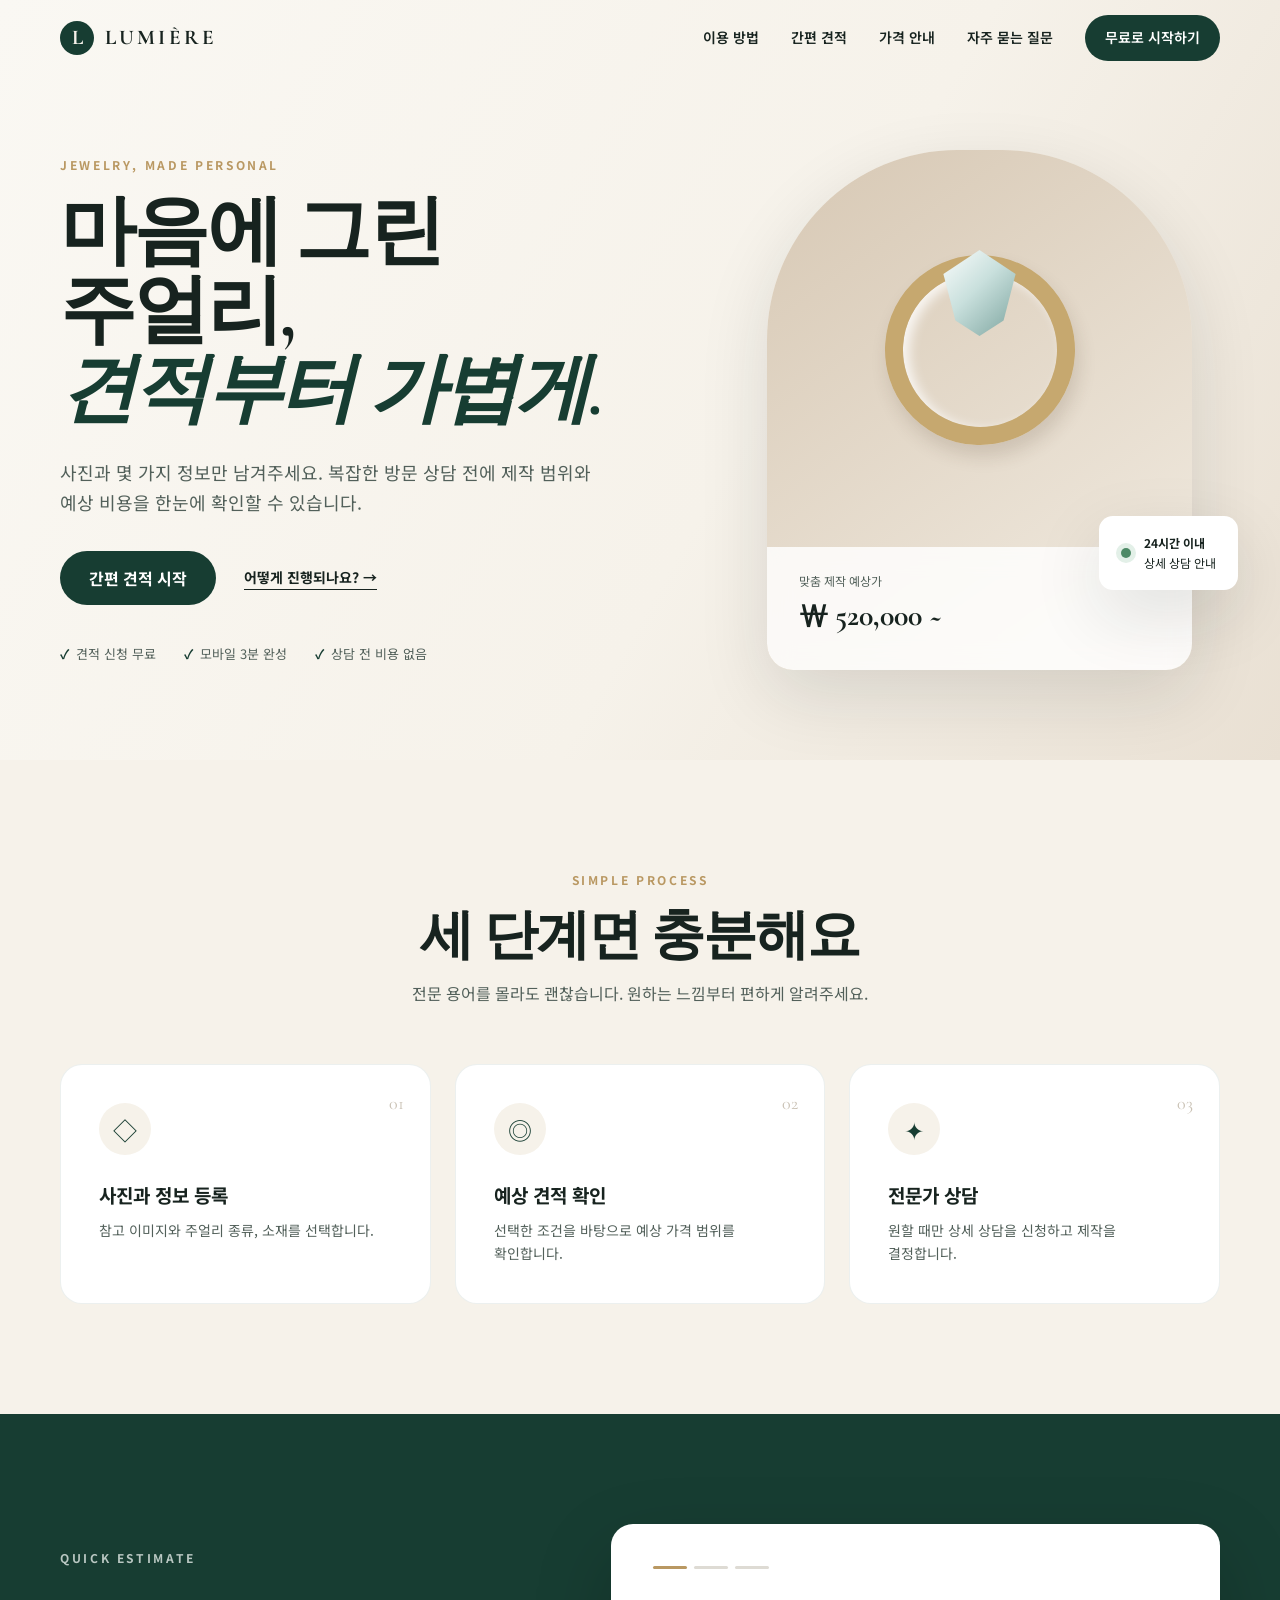
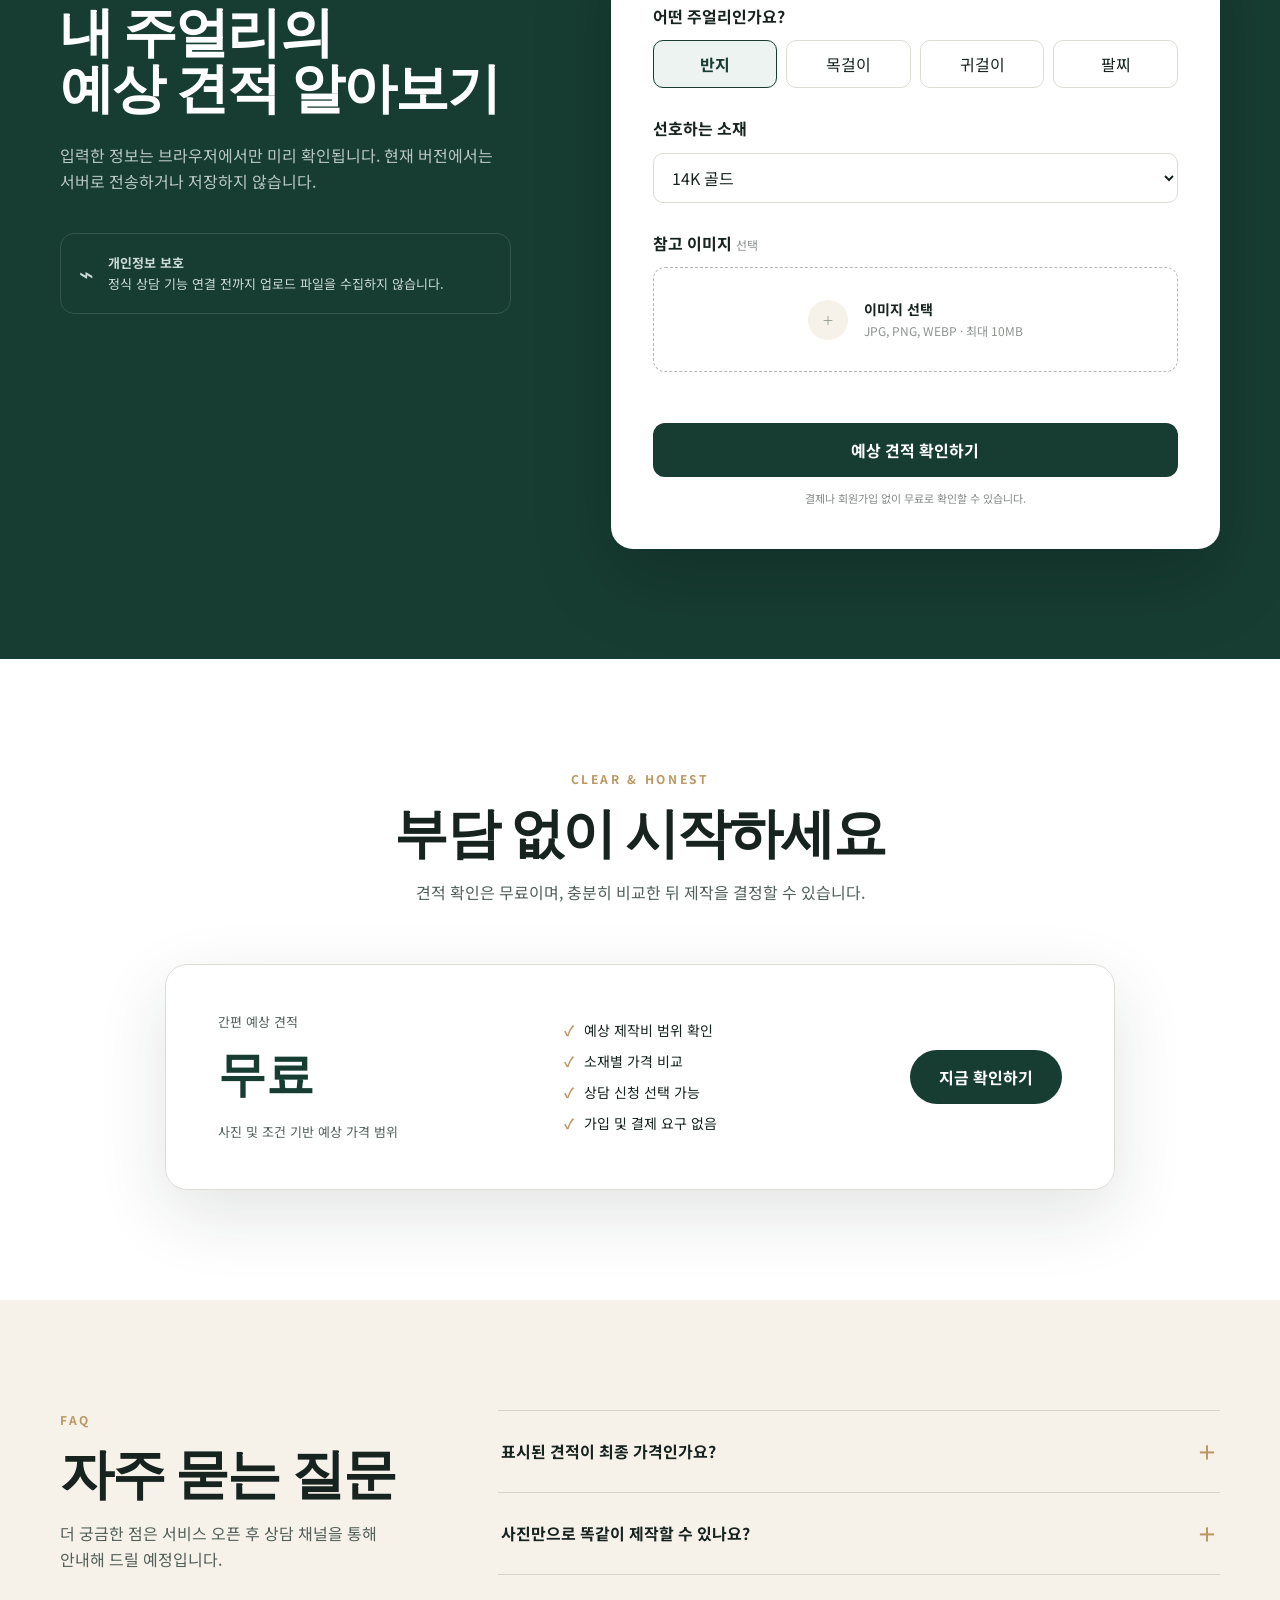
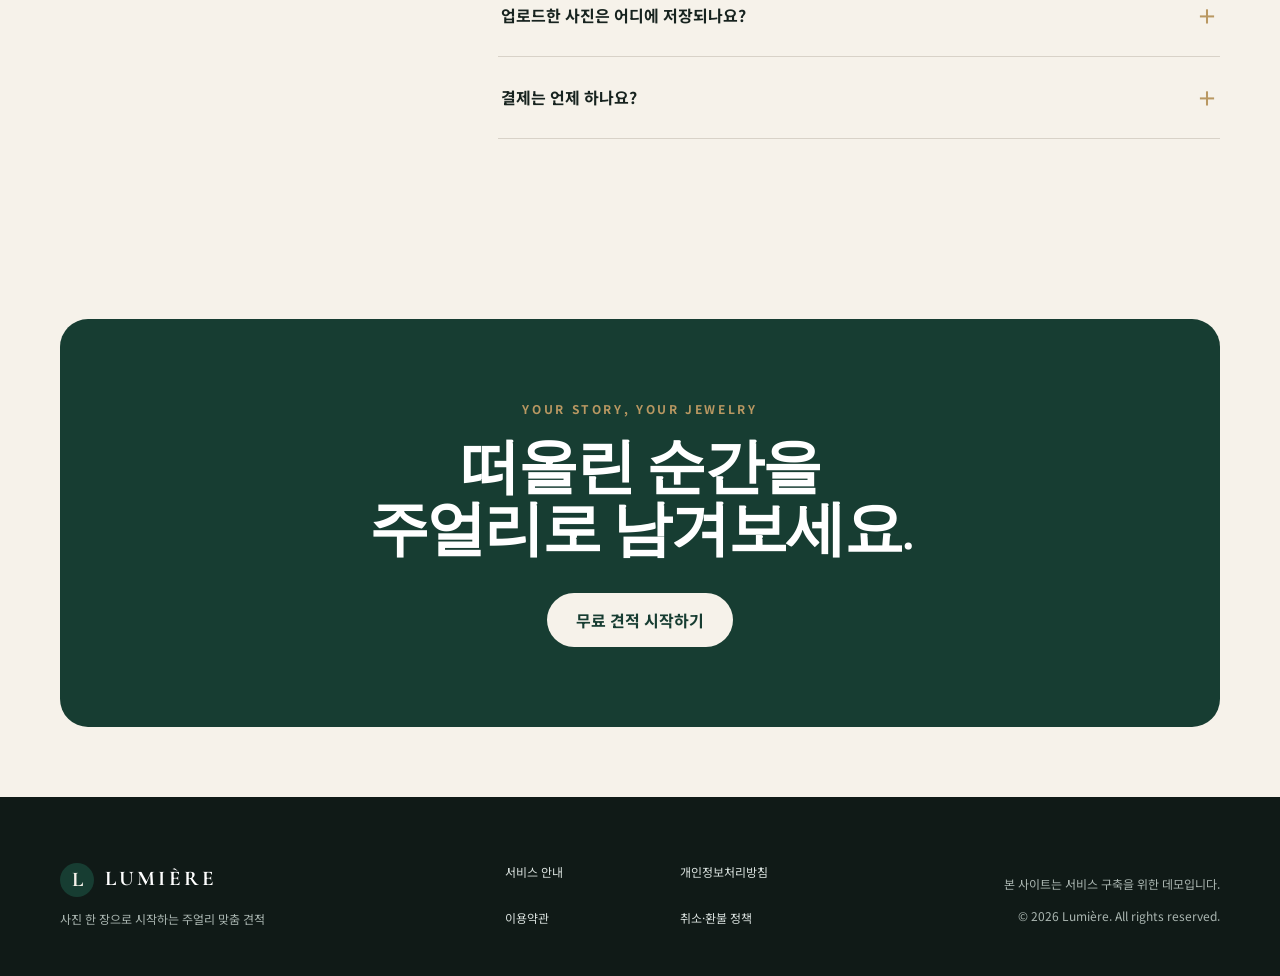
<file: index.html>
<!doctype html>
<html lang="ko">
<head>
  <meta charset="utf-8">
  <meta name="viewport" content="width=device-width, initial-scale=1">
  <meta name="description" content="사진 한 장으로 시작하는 주얼리 맞춤 견적 서비스, 루미에르입니다.">
  <meta name="theme-color" content="#18231f">
  <meta property="og:title" content="루미에르 | 주얼리 맞춤 견적">
  <meta property="og:description" content="복잡한 상담 전에, 원하는 주얼리의 예상 견적을 간편하게 확인하세요.">
  <meta property="og:type" content="website">
  <title>루미에르 | 주얼리 맞춤 견적</title>
  <link rel="icon" href="images/favicon.svg" type="image/svg+xml">
  <link rel="stylesheet" href="css/style.css">
  <script src="js/main.js" defer></script>
</head>
<body>
  <a class="skip-link" href="#main">본문으로 바로가기</a>

  <header class="site-header" data-header>
    <div class="container nav-wrap">
      <a class="brand" href="#top" aria-label="루미에르 홈">
        <span class="brand-mark" aria-hidden="true">L</span>
        <span>LUMIÈRE</span>
      </a>
      <button class="menu-button" type="button" aria-expanded="false" aria-controls="main-nav" data-menu-button>
        <span class="sr-only">메뉴 열기</span>
        <span></span><span></span>
      </button>
      <nav class="main-nav" id="main-nav" aria-label="주요 메뉴" data-menu>
        <a href="#how">이용 방법</a>
        <a href="#estimate">간편 견적</a>
        <a href="#pricing">가격 안내</a>
        <a href="#faq">자주 묻는 질문</a>
        <a class="nav-cta" href="#estimate">무료로 시작하기</a>
      </nav>
    </div>
  </header>

  <main id="main">
    <section class="hero" id="top">
      <div class="container hero-grid">
        <div class="hero-copy">
          <p class="eyebrow">JEWELRY, MADE PERSONAL</p>
          <h1>마음에 그린 주얼리,<br><em>견적부터 가볍게.</em></h1>
          <p class="hero-description">사진과 몇 가지 정보만 남겨주세요. 복잡한 방문 상담 전에 제작 범위와 예상 비용을 한눈에 확인할 수 있습니다.</p>
          <div class="hero-actions">
            <a class="button button-primary" href="#estimate">간편 견적 시작</a>
            <a class="text-link" href="#how">어떻게 진행되나요? <span aria-hidden="true">→</span></a>
          </div>
          <ul class="trust-list" aria-label="서비스 특징">
            <li>견적 신청 무료</li>
            <li>모바일 3분 완성</li>
            <li>상담 전 비용 없음</li>
          </ul>
        </div>
        <div class="hero-visual" aria-label="주얼리 견적 서비스 이미지">
          <div class="visual-card visual-main">
            <div class="jewel-art" aria-hidden="true">
              <span class="ring"></span>
              <span class="gem"></span>
            </div>
            <div class="visual-caption">
              <span>맞춤 제작 예상가</span>
              <strong>₩ 520,000 ~</strong>
            </div>
          </div>
          <div class="floating-card">
            <span class="status-dot"></span>
            <span><strong>24시간 이내</strong><br>상세 상담 안내</span>
          </div>
        </div>
      </div>
    </section>

    <section class="section section-soft" id="how">
      <div class="container">
        <div class="section-heading">
          <p class="eyebrow">SIMPLE PROCESS</p>
          <h2>세 단계면 충분해요</h2>
          <p>전문 용어를 몰라도 괜찮습니다. 원하는 느낌부터 편하게 알려주세요.</p>
        </div>
        <ol class="steps">
          <li>
            <span class="step-number">01</span>
            <div class="step-icon" aria-hidden="true">◇</div>
            <h3>사진과 정보 등록</h3>
            <p>참고 이미지와 주얼리 종류, 소재를 선택합니다.</p>
          </li>
          <li>
            <span class="step-number">02</span>
            <div class="step-icon" aria-hidden="true">◎</div>
            <h3>예상 견적 확인</h3>
            <p>선택한 조건을 바탕으로 예상 가격 범위를 확인합니다.</p>
          </li>
          <li>
            <span class="step-number">03</span>
            <div class="step-icon" aria-hidden="true">✦</div>
            <h3>전문가 상담</h3>
            <p>원할 때만 상세 상담을 신청하고 제작을 결정합니다.</p>
          </li>
        </ol>
      </div>
    </section>

    <section class="section estimate-section" id="estimate">
      <div class="container estimate-grid">
        <div class="estimate-intro">
          <p class="eyebrow">QUICK ESTIMATE</p>
          <h2>내 주얼리의<br>예상 견적 알아보기</h2>
          <p>입력한 정보는 브라우저에서만 미리 확인됩니다. 현재 버전에서는 서버로 전송하거나 저장하지 않습니다.</p>
          <div class="privacy-note">
            <span aria-hidden="true">⌁</span>
            <div><strong>개인정보 보호</strong><br>정식 상담 기능 연결 전까지 업로드 파일을 수집하지 않습니다.</div>
          </div>
        </div>

        <form class="estimate-form" data-estimate-form novalidate>
          <div class="form-progress" aria-hidden="true">
            <span class="active"></span><span></span><span></span>
          </div>
          <div class="field">
            <label for="jewelry-type">어떤 주얼리인가요?</label>
            <div class="choice-grid">
              <label class="choice"><input type="radio" name="type" value="반지" checked><span>반지</span></label>
              <label class="choice"><input type="radio" name="type" value="목걸이"><span>목걸이</span></label>
              <label class="choice"><input type="radio" name="type" value="귀걸이"><span>귀걸이</span></label>
              <label class="choice"><input type="radio" name="type" value="팔찌"><span>팔찌</span></label>
            </div>
          </div>
          <div class="field">
            <label for="material">선호하는 소재</label>
            <select id="material" name="material">
              <option value="14K 골드">14K 골드</option>
              <option value="18K 골드">18K 골드</option>
              <option value="플래티넘">플래티넘</option>
              <option value="실버">실버</option>
            </select>
          </div>
          <div class="field">
            <label for="reference-image">참고 이미지 <span>선택</span></label>
            <label class="upload" for="reference-image">
              <input id="reference-image" name="image" type="file" accept="image/jpeg,image/png,image/webp" data-image-input>
              <span class="upload-icon" aria-hidden="true">＋</span>
              <span data-upload-text><strong>이미지 선택</strong><br>JPG, PNG, WEBP · 최대 10MB</span>
            </label>
            <p class="field-error" data-file-error aria-live="polite"></p>
          </div>
          <button class="button button-primary button-block" type="submit">예상 견적 확인하기</button>
          <p class="form-caption">결제나 회원가입 없이 무료로 확인할 수 있습니다.</p>
        </form>
      </div>
    </section>

    <section class="section result-section" data-result hidden>
      <div class="container result-card">
        <div>
          <p class="eyebrow">ESTIMATE PREVIEW</p>
          <h2>예상 견적이 나왔어요</h2>
          <p data-result-summary></p>
        </div>
        <div class="result-price">
          <span>예상 제작 범위</span>
          <strong data-result-price></strong>
          <small>디자인·보석·중량에 따라 달라질 수 있습니다.</small>
        </div>
        <button class="button button-secondary" type="button" data-reset>다시 계산하기</button>
      </div>
    </section>

    <section class="section" id="pricing">
      <div class="container">
        <div class="section-heading">
          <p class="eyebrow">CLEAR & HONEST</p>
          <h2>부담 없이 시작하세요</h2>
          <p>견적 확인은 무료이며, 충분히 비교한 뒤 제작을 결정할 수 있습니다.</p>
        </div>
        <div class="pricing-card">
          <div>
            <span class="pricing-label">간편 예상 견적</span>
            <strong>무료</strong>
            <p>사진 및 조건 기반 예상 가격 범위</p>
          </div>
          <ul>
            <li>예상 제작비 범위 확인</li>
            <li>소재별 가격 비교</li>
            <li>상담 신청 선택 가능</li>
            <li>가입 및 결제 요구 없음</li>
          </ul>
          <a class="button button-primary" href="#estimate">지금 확인하기</a>
        </div>
      </div>
    </section>

    <section class="section section-soft" id="faq">
      <div class="container faq-layout">
        <div>
          <p class="eyebrow">FAQ</p>
          <h2>자주 묻는 질문</h2>
          <p>더 궁금한 점은 서비스 오픈 후 상담 채널을 통해 안내해 드릴 예정입니다.</p>
        </div>
        <div class="accordion">
          <details>
            <summary>표시된 견적이 최종 가격인가요?</summary>
            <p>아닙니다. 현재 결과는 소재와 제품 유형을 바탕으로 한 예상 범위입니다. 최종 가격은 중량, 보석, 세부 디자인과 제작 난이도를 확인한 뒤 확정됩니다.</p>
          </details>
          <details>
            <summary>사진만으로 똑같이 제작할 수 있나요?</summary>
            <p>참고 사진은 취향과 방향을 파악하기 위한 자료로 사용합니다. 타인의 디자인을 그대로 복제하지 않고 상담을 통해 고유한 디자인으로 발전시킵니다.</p>
          </details>
          <details>
            <summary>업로드한 사진은 어디에 저장되나요?</summary>
            <p>현재 데모에서는 서버로 전송되지 않습니다. 정식 서비스에서는 보관 목적과 기간에 동의한 경우에만 안전한 저장소에 암호화하여 관리할 예정입니다.</p>
          </details>
          <details>
            <summary>결제는 언제 하나요?</summary>
            <p>상세 상담 후 디자인과 최종 금액을 확인한 다음 결제합니다. 정식 결제 기능에는 주문 검증과 취소·환불 절차가 함께 제공됩니다.</p>
          </details>
        </div>
      </div>
    </section>

    <section class="cta-section">
      <div class="container cta-card">
        <p class="eyebrow">YOUR STORY, YOUR JEWELRY</p>
        <h2>떠올린 순간을<br>주얼리로 남겨보세요.</h2>
        <a class="button button-light" href="#estimate">무료 견적 시작하기</a>
      </div>
    </section>
  </main>

  <footer class="site-footer">
    <div class="container footer-grid">
      <div>
        <a class="brand footer-brand" href="#top"><span class="brand-mark">L</span><span>LUMIÈRE</span></a>
        <p>사진 한 장으로 시작하는 주얼리 맞춤 견적</p>
      </div>
      <nav aria-label="정책 메뉴">
        <a href="docs/service-guide.html">서비스 안내</a>
        <a href="docs/privacy.html">개인정보처리방침</a>
        <a href="docs/terms.html">이용약관</a>
        <a href="docs/refund.html">취소·환불 정책</a>
      </nav>
      <div class="business-info">
        <p>본 사이트는 서비스 구축을 위한 데모입니다.</p>
        <p>© <span data-year></span> Lumière. All rights reserved.</p>
      </div>
    </div>
  </footer>
</body>
</html>
</file>
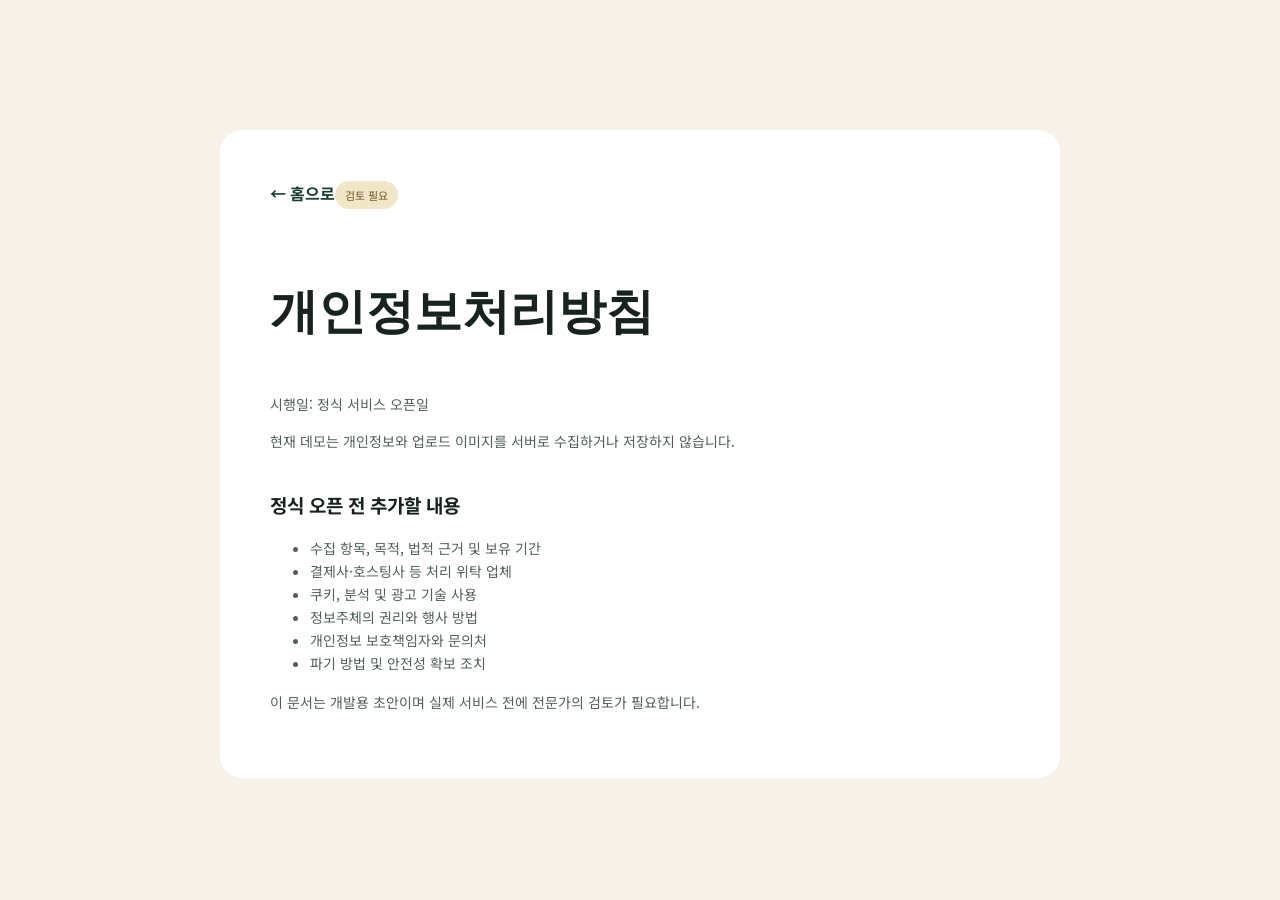
<file: docs/privacy.html>
<!doctype html><html lang="ko"><head><meta charset="utf-8"><meta name="viewport" content="width=device-width,initial-scale=1"><title>개인정보처리방침 | 루미에르</title><link rel="stylesheet" href="../css/style.css"></head><body><main class="legal-page"><article class="container legal-card"><a class="back-link" href="../index.html">← 홈으로</a><span class="draft-badge">검토 필요</span><h1>개인정보처리방침</h1><p>시행일: 정식 서비스 오픈일</p><p>현재 데모는 개인정보와 업로드 이미지를 서버로 수집하거나 저장하지 않습니다.</p><h2>정식 오픈 전 추가할 내용</h2><ul><li>수집 항목, 목적, 법적 근거 및 보유 기간</li><li>결제사·호스팅사 등 처리 위탁 업체</li><li>쿠키, 분석 및 광고 기술 사용</li><li>정보주체의 권리와 행사 방법</li><li>개인정보 보호책임자와 문의처</li><li>파기 방법 및 안전성 확보 조치</li></ul><p>이 문서는 개발용 초안이며 실제 서비스 전에 전문가의 검토가 필요합니다.</p></article></main></body></html>
</file>
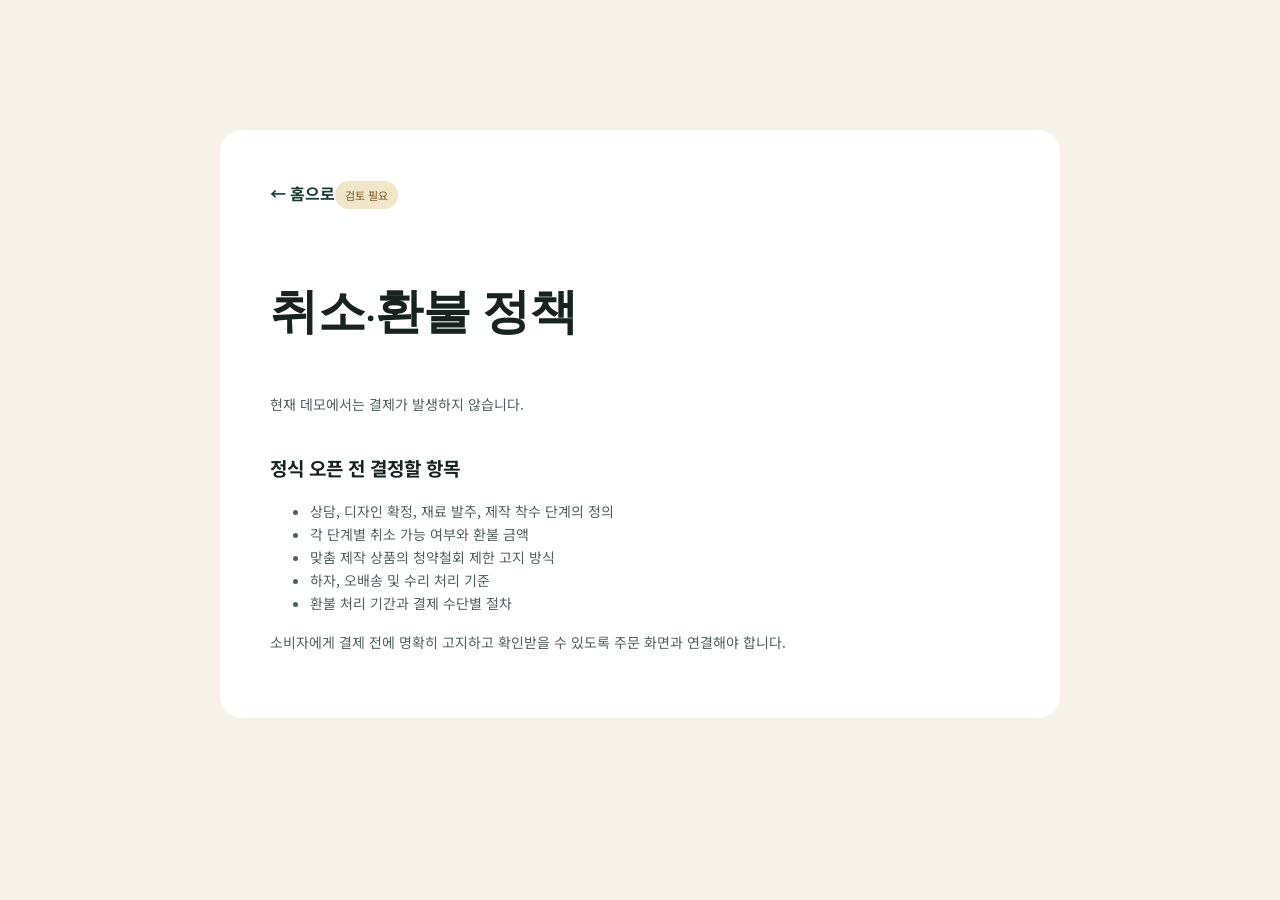
<file: docs/refund.html>
<!doctype html><html lang="ko"><head><meta charset="utf-8"><meta name="viewport" content="width=device-width,initial-scale=1"><title>취소·환불 정책 | 루미에르</title><link rel="stylesheet" href="../css/style.css"></head><body><main class="legal-page"><article class="container legal-card"><a class="back-link" href="../index.html">← 홈으로</a><span class="draft-badge">검토 필요</span><h1>취소·환불 정책</h1><p>현재 데모에서는 결제가 발생하지 않습니다.</p><h2>정식 오픈 전 결정할 항목</h2><ul><li>상담, 디자인 확정, 재료 발주, 제작 착수 단계의 정의</li><li>각 단계별 취소 가능 여부와 환불 금액</li><li>맞춤 제작 상품의 청약철회 제한 고지 방식</li><li>하자, 오배송 및 수리 처리 기준</li><li>환불 처리 기간과 결제 수단별 절차</li></ul><p>소비자에게 결제 전에 명확히 고지하고 확인받을 수 있도록 주문 화면과 연결해야 합니다.</p></article></main></body></html>
</file>
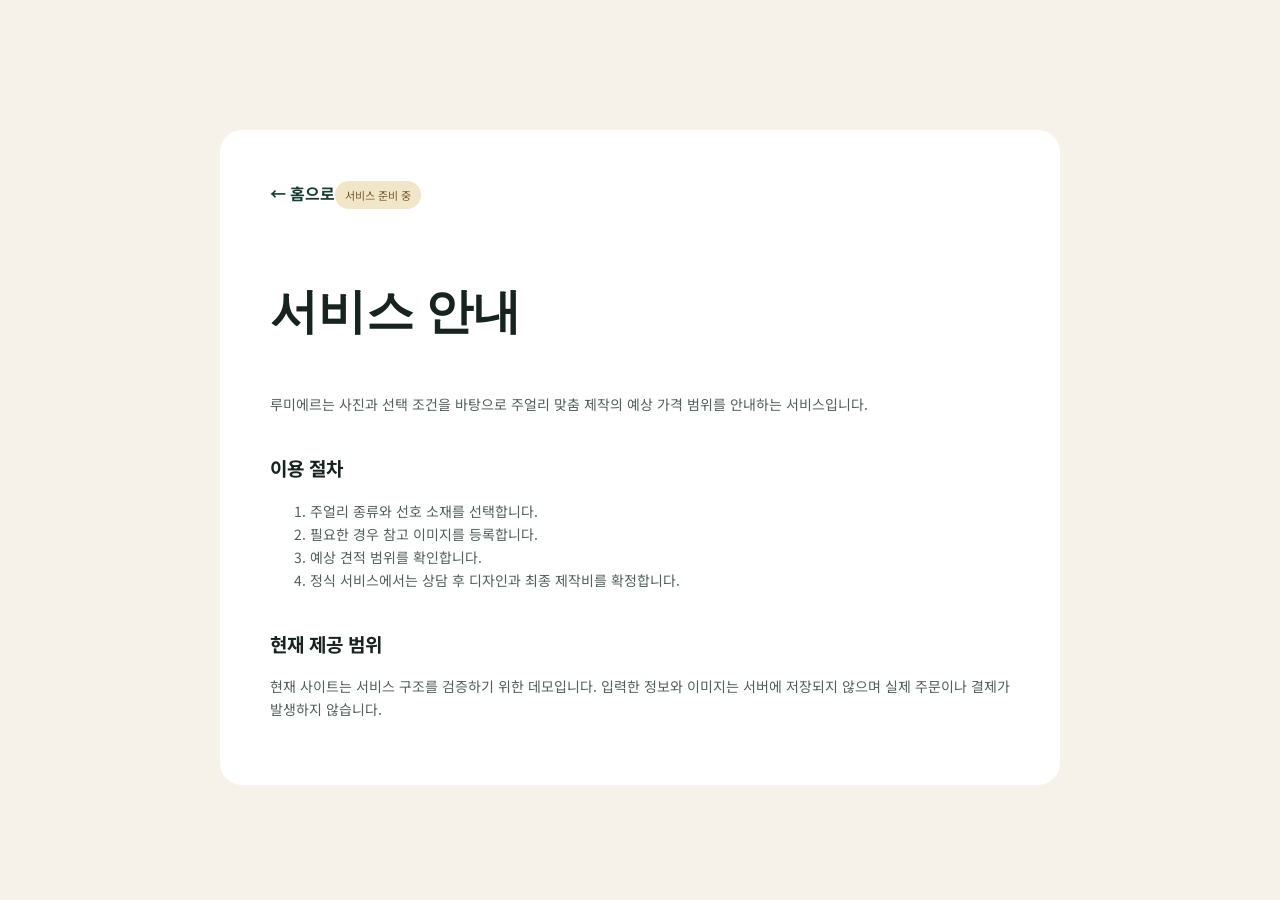
<file: docs/service-guide.html>
<!doctype html><html lang="ko"><head><meta charset="utf-8"><meta name="viewport" content="width=device-width,initial-scale=1"><title>서비스 안내 | 루미에르</title><link rel="stylesheet" href="../css/style.css"></head><body><main class="legal-page"><article class="container legal-card"><a class="back-link" href="../index.html">← 홈으로</a><span class="draft-badge">서비스 준비 중</span><h1>서비스 안내</h1><p>루미에르는 사진과 선택 조건을 바탕으로 주얼리 맞춤 제작의 예상 가격 범위를 안내하는 서비스입니다.</p><h2>이용 절차</h2><ol><li>주얼리 종류와 선호 소재를 선택합니다.</li><li>필요한 경우 참고 이미지를 등록합니다.</li><li>예상 견적 범위를 확인합니다.</li><li>정식 서비스에서는 상담 후 디자인과 최종 제작비를 확정합니다.</li></ol><h2>현재 제공 범위</h2><p>현재 사이트는 서비스 구조를 검증하기 위한 데모입니다. 입력한 정보와 이미지는 서버에 저장되지 않으며 실제 주문이나 결제가 발생하지 않습니다.</p></article></main></body></html>
</file>
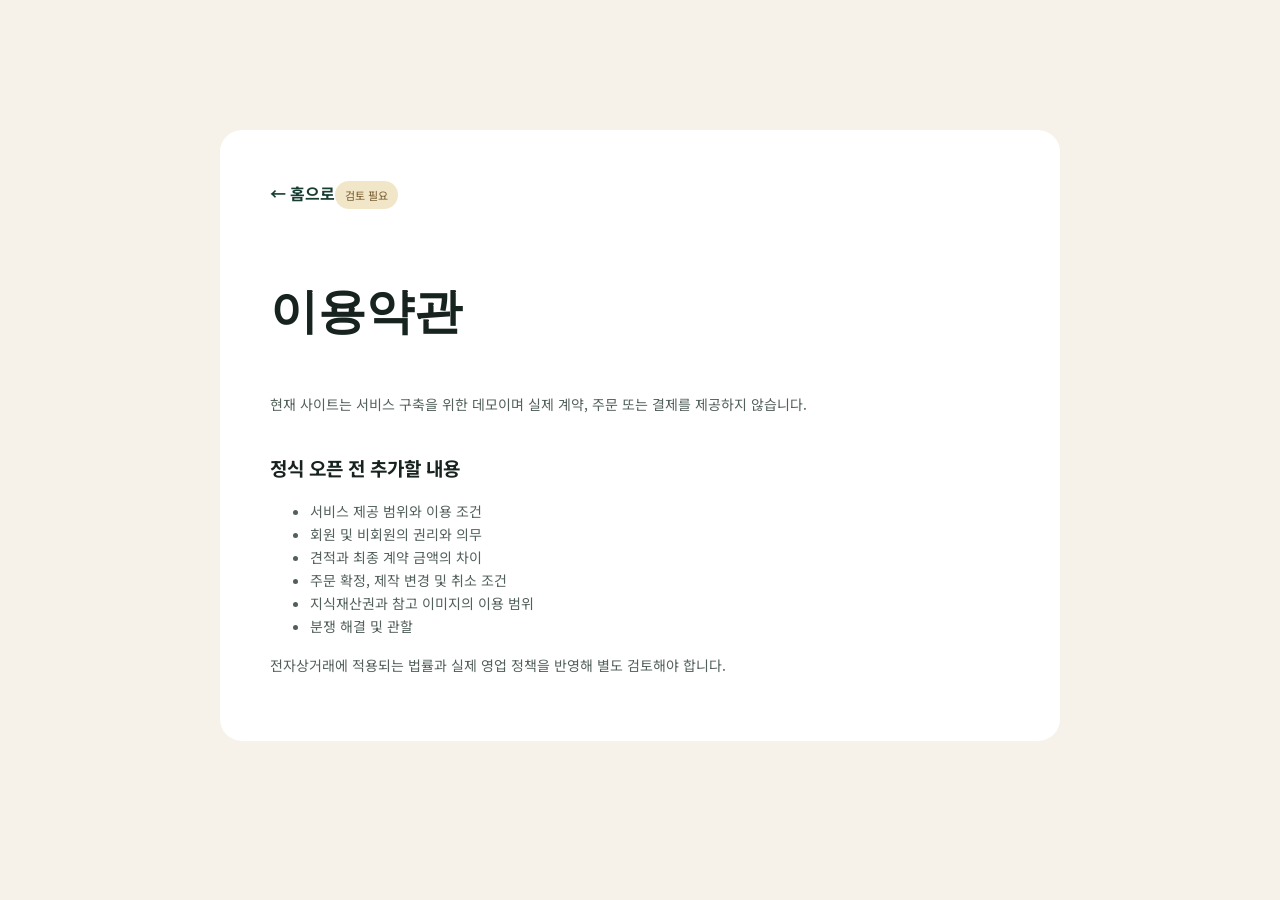
<file: docs/terms.html>
<!doctype html><html lang="ko"><head><meta charset="utf-8"><meta name="viewport" content="width=device-width,initial-scale=1"><title>이용약관 | 루미에르</title><link rel="stylesheet" href="../css/style.css"></head><body><main class="legal-page"><article class="container legal-card"><a class="back-link" href="../index.html">← 홈으로</a><span class="draft-badge">검토 필요</span><h1>이용약관</h1><p>현재 사이트는 서비스 구축을 위한 데모이며 실제 계약, 주문 또는 결제를 제공하지 않습니다.</p><h2>정식 오픈 전 추가할 내용</h2><ul><li>서비스 제공 범위와 이용 조건</li><li>회원 및 비회원의 권리와 의무</li><li>견적과 최종 계약 금액의 차이</li><li>주문 확정, 제작 변경 및 취소 조건</li><li>지식재산권과 참고 이미지의 이용 범위</li><li>분쟁 해결 및 관할</li></ul><p>전자상거래에 적용되는 법률과 실제 영업 정책을 반영해 별도 검토해야 합니다.</p></article></main></body></html>
</file>
<file: css/style.css>
@import url("https://fonts.googleapis.com/css2?family=Cormorant+Garamond:wght@600;700&family=Noto+Sans+KR:wght@400;500;600;700&display=swap");

:root {
  --ink: #17231f;
  --ink-soft: #52605a;
  --forest: #173d32;
  --forest-light: #245446;
  --cream: #f6f2ea;
  --sand: #e8ded0;
  --gold: #b99862;
  --white: #fff;
  --line: #dedbd4;
  --danger: #a43e36;
  --shadow: 0 24px 70px rgba(24, 35, 31, .12);
  --radius: 22px;
  --font-sans: "Noto Sans KR", system-ui, sans-serif;
  --font-serif: "Cormorant Garamond", Georgia, serif;
}

* { box-sizing: border-box; }
html { scroll-behavior: smooth; }
body {
  margin: 0;
  color: var(--ink);
  background: var(--white);
  font-family: var(--font-sans);
  line-height: 1.65;
  word-break: keep-all;
  overflow-x: hidden;
}
img { max-width: 100%; }
a { color: inherit; text-decoration: none; }
button, input, select { font: inherit; }
button, a { -webkit-tap-highlight-color: transparent; }
[hidden] { display: none !important; }

.container { width: min(1160px, calc(100% - 40px)); margin-inline: auto; }
.sr-only, .skip-link {
  position: absolute; width: 1px; height: 1px; padding: 0; overflow: hidden;
  clip: rect(0, 0, 0, 0); white-space: nowrap; border: 0;
}
.skip-link:focus {
  z-index: 1000; top: 12px; left: 12px; width: auto; height: auto; padding: 10px 16px;
  clip: auto; color: var(--white); background: var(--forest); border-radius: 8px;
}

.site-header {
  position: fixed; z-index: 50; inset: 0 0 auto; height: 76px;
  transition: background .25s, box-shadow .25s;
}
.site-header.scrolled { background: rgba(255,255,255,.94); box-shadow: 0 8px 30px rgba(20,30,26,.07); backdrop-filter: blur(14px); }
.nav-wrap { display: flex; align-items: center; justify-content: space-between; height: 100%; }
.brand { display: inline-flex; align-items: center; gap: 11px; font-family: var(--font-serif); font-size: 21px; font-weight: 700; letter-spacing: .15em; }
.brand-mark { display: grid; place-items: center; width: 34px; height: 34px; color: var(--cream); background: var(--forest); border-radius: 50%; letter-spacing: 0; }
.main-nav { display: flex; align-items: center; gap: 32px; font-size: 14px; font-weight: 600; }
.main-nav > a:not(.nav-cta):hover { color: var(--forest-light); }
.nav-cta { padding: 11px 20px; color: var(--white); background: var(--forest); border-radius: 999px; }
.menu-button { display: none; border: 0; background: transparent; }

.hero { min-height: 760px; padding: 150px 0 90px; overflow: hidden; background: linear-gradient(120deg, #faf8f3 0%, var(--cream) 58%, #e9e0d3 100%); }
.hero-grid { display: grid; grid-template-columns: 1.05fr .95fr; align-items: center; gap: 80px; }
.eyebrow { margin: 0 0 18px; color: var(--gold); font-size: 12px; font-weight: 700; letter-spacing: .22em; }
.hero h1, .section h2, .cta-card h2 {
  margin: 0; font-family: var(--font-serif); font-size: clamp(48px, 6vw, 76px); line-height: 1.04; letter-spacing: -.035em;
}
.hero h1 em { color: var(--forest); font-style: italic; }
.hero-description { max-width: 590px; margin: 28px 0 34px; color: var(--ink-soft); font-size: 18px; }
.hero-actions { display: flex; align-items: center; gap: 28px; }
.button {
  display: inline-flex; min-height: 54px; padding: 0 28px; align-items: center; justify-content: center;
  border: 1px solid transparent; border-radius: 999px; cursor: pointer; font-weight: 700; transition: transform .2s, background .2s;
}
.button:hover { transform: translateY(-2px); }
.button-primary { color: var(--white); background: var(--forest); }
.button-primary:hover { background: var(--forest-light); }
.button-secondary { color: var(--forest); background: var(--white); border-color: var(--forest); }
.button-light { color: var(--forest); background: var(--cream); }
.button-block { width: 100%; border-radius: 12px; }
.text-link { font-size: 14px; font-weight: 700; border-bottom: 1px solid var(--ink); }
.trust-list { display: flex; gap: 28px; margin: 38px 0 0; padding: 0; color: var(--ink-soft); list-style: none; font-size: 13px; }
.trust-list li::before { content: "✓"; margin-right: 7px; color: var(--forest); font-weight: 700; }

.hero-visual { position: relative; min-height: 520px; }
.visual-card { position: absolute; overflow: hidden; border-radius: 190px 190px 26px 26px; box-shadow: var(--shadow); }
.visual-main { inset: 0 28px 0 60px; background: linear-gradient(145deg, #d7c8b4, #f2ece2); }
.jewel-art { position: relative; display: grid; place-items: center; height: 77%; }
.ring { width: 190px; height: 190px; border: 18px solid #c6a86f; border-radius: 50%; box-shadow: inset 5px 5px 12px rgba(255,255,255,.8), 0 12px 18px rgba(69,50,26,.15); transform: rotate(-18deg); }
.gem { position: absolute; top: 100px; width: 86px; height: 86px; background: linear-gradient(135deg, #fff, #c9e0dd 45%, #769f99); clip-path: polygon(50% 0, 92% 28%, 78% 82%, 50% 100%, 22% 82%, 8% 28%); filter: drop-shadow(0 12px 10px rgba(32,58,53,.18)); }
.visual-caption { position: absolute; inset: auto 0 0; padding: 24px 32px 30px; background: rgba(255,255,255,.82); backdrop-filter: blur(12px); }
.visual-caption span { display: block; color: var(--ink-soft); font-size: 12px; }
.visual-caption strong { font-family: var(--font-serif); font-size: 30px; }
.floating-card { position: absolute; right: -18px; bottom: 80px; display: flex; align-items: center; gap: 13px; padding: 17px 22px; background: var(--white); border-radius: 14px; box-shadow: var(--shadow); font-size: 12px; }
.status-dot { width: 10px; height: 10px; background: #4d8a67; border-radius: 50%; box-shadow: 0 0 0 5px #e3f0e8; }

.section { padding: 110px 0; scroll-margin-top: 70px; }
.section-soft { background: var(--cream); }
.section-heading { max-width: 650px; margin: 0 auto 58px; text-align: center; }
.section h2 { font-size: clamp(38px, 5vw, 54px); }
.section-heading > p:last-child, .estimate-intro > p, .faq-layout > div > p:last-child { color: var(--ink-soft); }
.steps { display: grid; grid-template-columns: repeat(3, 1fr); gap: 24px; margin: 0; padding: 0; list-style: none; }
.steps li { position: relative; padding: 38px; background: var(--white); border: 1px solid rgba(23,61,50,.08); border-radius: var(--radius); }
.step-number { position: absolute; top: 24px; right: 26px; color: #c9c1b4; font-family: var(--font-serif); font-size: 18px; }
.step-icon { display: grid; place-items: center; width: 52px; height: 52px; color: var(--forest); background: var(--cream); border-radius: 50%; font-size: 24px; }
.steps h3 { margin: 24px 0 8px; font-size: 19px; }
.steps p { margin: 0; color: var(--ink-soft); font-size: 14px; }

.estimate-section { color: var(--white); background: var(--forest); }
.estimate-grid { display: grid; grid-template-columns: .85fr 1.15fr; align-items: start; gap: 100px; }
.estimate-intro { position: sticky; top: 120px; }
.estimate-intro h2 { color: var(--white); }
.estimate-intro > p { margin: 24px 0 38px; color: #b9c7c2; }
.privacy-note { display: flex; gap: 14px; padding: 18px; color: #ccdad5; border: 1px solid rgba(255,255,255,.13); border-radius: 14px; font-size: 13px; }
.privacy-note > span { font-size: 25px; }
.estimate-form { padding: 42px; color: var(--ink); background: var(--white); border-radius: var(--radius); box-shadow: 0 30px 80px rgba(0,0,0,.2); }
.form-progress { display: flex; gap: 7px; margin-bottom: 34px; }
.form-progress span { width: 34px; height: 3px; background: var(--line); border-radius: 2px; }
.form-progress .active { background: var(--gold); }
.field { margin-bottom: 27px; }
.field > label:first-child { display: block; margin-bottom: 11px; font-weight: 700; }
.field > label span { color: #8c938f; font-size: 12px; font-weight: 400; }
.choice-grid { display: grid; grid-template-columns: repeat(4, 1fr); gap: 9px; }
.choice input { position: absolute; opacity: 0; }
.choice span { display: grid; min-height: 48px; place-items: center; border: 1px solid var(--line); border-radius: 10px; cursor: pointer; }
.choice input:checked + span { color: var(--forest); background: #edf3f0; border-color: var(--forest); font-weight: 700; }
.choice input:focus-visible + span { outline: 3px solid rgba(185,152,98,.35); }
select { width: 100%; height: 50px; padding: 0 14px; color: var(--ink); background: var(--white); border: 1px solid var(--line); border-radius: 10px; }
.upload { display: flex; min-height: 105px; align-items: center; justify-content: center; gap: 16px; color: var(--ink-soft); border: 1px dashed #b8b7b1; border-radius: 12px; cursor: pointer; text-align: left; }
.upload input { position: absolute; width: 1px; height: 1px; opacity: 0; }
.upload-icon { display: grid; width: 40px; height: 40px; place-items: center; color: var(--forest); background: var(--cream); border-radius: 50%; font-size: 22px; }
.upload strong { color: var(--ink); font-size: 14px; }
.field-error { min-height: 18px; margin: 6px 0 0; color: var(--danger); font-size: 12px; }
.form-caption { margin: 12px 0 0; color: #858a87; text-align: center; font-size: 11px; }

.result-section { padding-top: 0; background: var(--forest); }
.result-card { display: grid; grid-template-columns: 1fr auto auto; align-items: center; gap: 40px; padding: 36px 42px; background: var(--cream); border-radius: var(--radius); }
.result-card h2 { font-size: 34px; }
.result-card p { margin-bottom: 0; color: var(--ink-soft); }
.result-price { min-width: 230px; padding-left: 35px; border-left: 1px solid var(--line); }
.result-price span, .result-price small { display: block; color: var(--ink-soft); font-size: 11px; }
.result-price strong { display: block; margin: 4px 0; font-family: var(--font-serif); font-size: 30px; }

.pricing-card { display: grid; grid-template-columns: 1fr 1fr auto; align-items: center; gap: 55px; max-width: 950px; margin: auto; padding: 46px 52px; border: 1px solid var(--line); border-radius: var(--radius); box-shadow: var(--shadow); }
.pricing-label { display: block; color: var(--ink-soft); font-size: 13px; }
.pricing-card > div strong { display: block; margin: 5px 0; color: var(--forest); font-family: var(--font-serif); font-size: 48px; }
.pricing-card p { margin: 0; color: var(--ink-soft); font-size: 13px; }
.pricing-card ul { margin: 0; padding: 0; list-style: none; font-size: 14px; }
.pricing-card li { margin: 8px 0; }
.pricing-card li::before { content: "✓"; margin-right: 10px; color: var(--gold); font-weight: 700; }

.faq-layout { display: grid; grid-template-columns: .65fr 1.35fr; gap: 90px; }
.accordion details { border-top: 1px solid #d8d2c8; }
.accordion details:last-child { border-bottom: 1px solid #d8d2c8; }
.accordion summary { display: flex; padding: 24px 3px; align-items: center; justify-content: space-between; cursor: pointer; font-weight: 700; list-style: none; }
.accordion summary::-webkit-details-marker { display: none; }
.accordion summary::after { content: "＋"; color: var(--gold); font-size: 20px; }
.accordion details[open] summary::after { content: "−"; }
.accordion details p { margin: -8px 0 24px; padding-right: 40px; color: var(--ink-soft); font-size: 14px; }

.cta-section { padding: 70px 0; background: var(--cream); }
.cta-card { padding: 80px; color: var(--white); background: var(--forest); border-radius: 28px; text-align: center; }
.cta-card h2 { margin-bottom: 32px; font-size: clamp(42px, 5vw, 60px); }
.site-footer { padding: 65px 0 35px; color: #aab6b1; background: #101a17; font-size: 12px; }
.footer-grid { display: grid; grid-template-columns: 1.2fr 1fr 1fr; gap: 40px; }
.footer-brand { color: var(--white); }
.site-footer nav { display: grid; grid-template-columns: 1fr 1fr; gap: 12px; color: #d9e1de; }
.business-info { text-align: right; }

.legal-page { min-height: 100vh; padding: 130px 0 80px; background: var(--cream); }
.legal-card { max-width: 840px; margin: auto; padding: 50px; background: var(--white); border-radius: var(--radius); }
.legal-card h1 { font-family: var(--font-serif); font-size: 48px; }
.legal-card h2 { margin-top: 36px; font-size: 19px; }
.legal-card p, .legal-card li { color: var(--ink-soft); font-size: 14px; }
.back-link { display: inline-block; margin-bottom: 28px; color: var(--forest); font-weight: 700; }
.draft-badge { display: inline-block; padding: 5px 10px; color: #765b2d; background: #f2e6c8; border-radius: 999px; font-size: 11px; }

@media (max-width: 900px) {
  .hero-grid, .estimate-grid, .faq-layout { grid-template-columns: 1fr; gap: 55px; }
  .hero { padding-top: 125px; }
  .hero-visual { min-height: 450px; }
  .estimate-intro { position: static; }
  .pricing-card { grid-template-columns: 1fr 1fr; }
  .pricing-card .button { grid-column: 1 / -1; }
  .result-card { grid-template-columns: 1fr 1fr; }
  .result-card .button { grid-column: 1 / -1; }
}

@media (max-width: 720px) {
  body { word-break: normal; }
  .container { width: min(1160px, calc(100% - 28px)); }
  .site-header { height: 66px; }
  .menu-button { display: grid; width: 42px; height: 42px; padding: 10px; place-content: center; gap: 6px; cursor: pointer; }
  .menu-button::before, .menu-button::after { content: ""; display: block; width: 22px; height: 2px; background: var(--ink); }
  .menu-button span:not(.sr-only) { display: none; }
  .main-nav { position: absolute; top: 66px; left: 14px; right: 14px; display: none; padding: 18px; align-items: stretch; background: var(--white); border-radius: 14px; box-shadow: var(--shadow); }
  .main-nav.open { display: grid; gap: 8px; }
  .main-nav a { padding: 10px; }
  .main-nav .nav-cta { text-align: center; }
  .hero { min-height: auto; padding: 115px 0 65px; }
  .hero h1 { max-width: 100%; font-size: clamp(40px, 12vw, 46px); word-break: normal; }
  .hero-description { font-size: 16px; }
  .hero-actions { align-items: flex-start; flex-direction: column; gap: 20px; }
  .trust-list { flex-direction: column; gap: 7px; margin-top: 28px; }
  .hero-visual { min-height: 390px; }
  .visual-main { inset: 0 10px 0 10px; }
  .ring { width: 145px; height: 145px; border-width: 14px; }
  .gem { top: 73px; width: 70px; height: 70px; }
  .floating-card { right: -3px; bottom: 45px; }
  .section { padding: 78px 0; }
  .steps { grid-template-columns: 1fr; }
  .estimate-form { padding: 27px 20px; }
  .choice-grid { grid-template-columns: 1fr 1fr; }
  .result-card, .pricing-card { grid-template-columns: 1fr; gap: 26px; padding: 30px 24px; }
  .result-card .button, .pricing-card .button { grid-column: auto; }
  .result-price { padding: 20px 0 0; border-top: 1px solid var(--line); border-left: 0; }
  .cta-card { padding: 60px 20px; }
  .footer-grid { grid-template-columns: 1fr; }
  .business-info { text-align: left; }
  .legal-card { padding: 30px 22px; }
  .legal-card h1 { font-size: 38px; }
}

@media (prefers-reduced-motion: reduce) {
  html { scroll-behavior: auto; }
  *, *::before, *::after { scroll-behavior: auto !important; transition: none !important; }
}
</file>
